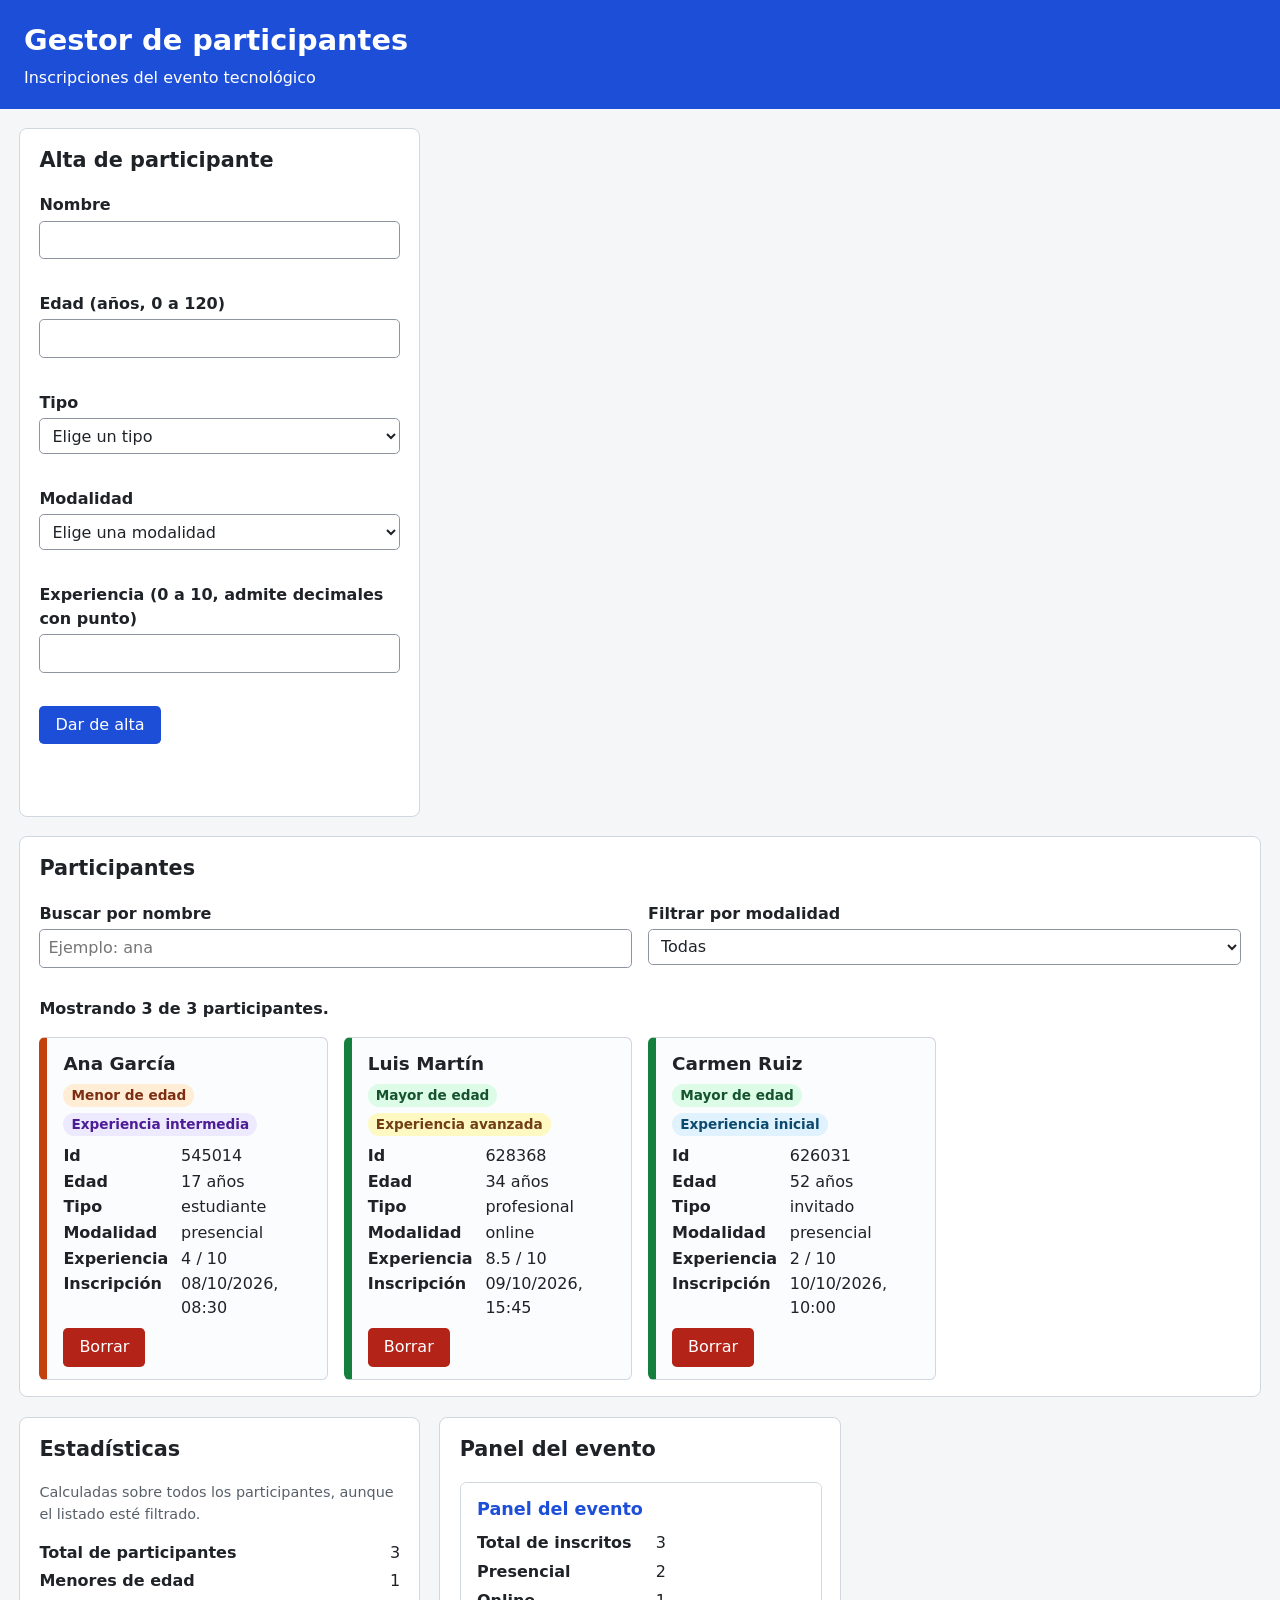
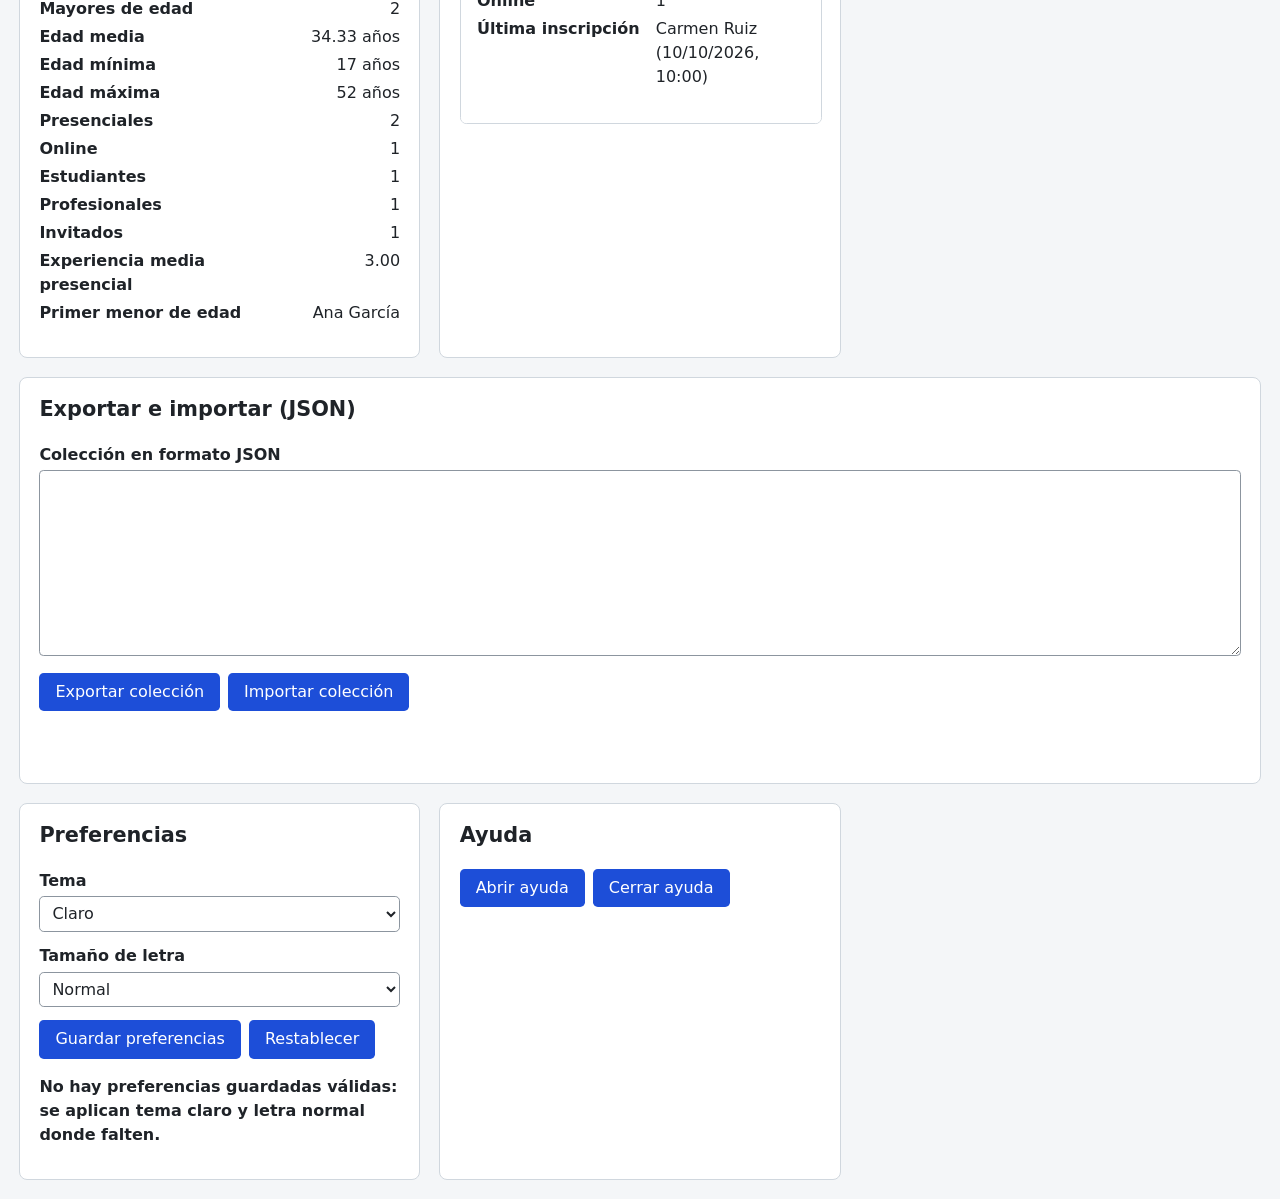
<file: index.html>
<!doctype html>
<html lang="es">
<head>
  <meta charset="utf-8">
  <link rel="icon" href="data:,">
  <meta name="viewport" content="width=device-width, initial-scale=1.0">
  <title>Gestor de participantes del evento</title>
  <link rel="stylesheet" href="css/estilos.css">
  <!-- defer: se descargan en paralelo y se ejecutan en orden cuando el DOM ya existe -->
  <script src="js/logica.js" defer></script>
  <script src="js/cookies.js" defer></script>
  <script src="js/app.js" defer></script>
</head>
<body>
  <header class="cabecera">
    <h1>Gestor de participantes</h1>
    <p>Inscripciones del evento tecnológico</p>
  </header>

  <main class="contenido">

    <!-- ========== ALTA ========== -->
    <section class="bloque" aria-labelledby="titulo-alta">
      <h2 id="titulo-alta">Alta de participante</h2>

      <div id="resumen-errores" class="resumen-errores oculto" role="alert">
        <p>Revisa los siguientes datos:</p>
        <ul id="lista-errores"></ul>
      </div>

      <form id="form-alta" novalidate>
        <div class="campo">
          <label for="nombre">Nombre</label>
          <input id="nombre" name="nombre" type="text" maxlength="80" autocomplete="name"
                 aria-describedby="error-nombre">
          <p id="error-nombre" class="error-campo" aria-live="polite"></p>
        </div>

        <div class="campo">
          <label for="edad">Edad (años, 0 a 120)</label>
          <input id="edad" name="edad" type="text" inputmode="numeric" aria-describedby="error-edad">
          <p id="error-edad" class="error-campo" aria-live="polite"></p>
        </div>

        <div class="campo">
          <label for="tipo">Tipo</label>
          <select id="tipo" name="tipo" aria-describedby="error-tipo">
            <option value="">Elige un tipo</option>
            <option value="estudiante">Estudiante</option>
            <option value="profesional">Profesional</option>
            <option value="invitado">Invitado</option>
          </select>
          <p id="error-tipo" class="error-campo" aria-live="polite"></p>
        </div>

        <div class="campo">
          <label for="modalidad">Modalidad</label>
          <select id="modalidad" name="modalidad" aria-describedby="error-modalidad">
            <option value="">Elige una modalidad</option>
            <option value="presencial">Presencial</option>
            <option value="online">Online</option>
          </select>
          <p id="error-modalidad" class="error-campo" aria-live="polite"></p>
        </div>

        <div class="campo">
          <label for="experiencia">Experiencia (0 a 10, admite decimales con punto)</label>
          <input id="experiencia" name="experiencia" type="text" inputmode="decimal"
                 aria-describedby="error-experiencia">
          <p id="error-experiencia" class="error-campo" aria-live="polite"></p>
        </div>

        <button type="submit">Dar de alta</button>
      </form>
      <p id="mensaje-alta" class="mensaje" role="status"></p>
    </section>

    <!-- ========== LISTADO ========== -->
    <section class="bloque bloque-ancho" aria-labelledby="titulo-listado">
      <h2 id="titulo-listado">Participantes</h2>

      <div class="filtros">
        <div class="campo">
          <label for="busqueda">Buscar por nombre</label>
          <input id="busqueda" type="search" placeholder="Ejemplo: ana">
        </div>
        <div class="campo">
          <label for="filtro-modalidad">Filtrar por modalidad</label>
          <select id="filtro-modalidad">
            <option value="todas">Todas</option>
            <option value="presencial">Presencial</option>
            <option value="online">Online</option>
          </select>
        </div>
      </div>

      <p id="mensaje-lista" class="mensaje" role="status"></p>
      <div id="lista-participantes" class="lista-tarjetas" aria-label="Tarjetas de participantes"></div>
    </section>

    <!-- ========== ESTADÍSTICAS ========== -->
    <section class="bloque" id="estadisticas" aria-labelledby="titulo-estadisticas">
      <h2 id="titulo-estadisticas">Estadísticas</h2>
      <p class="nota">Calculadas sobre todos los participantes, aunque el listado esté filtrado.</p>
      <dl class="datos-estadisticas">
        <dt>Total de participantes</dt><dd id="est-total"></dd>
        <dt>Menores de edad</dt><dd id="est-menores"></dd>
        <dt>Mayores de edad</dt><dd id="est-mayores"></dd>
        <dt>Edad media</dt><dd id="est-edad-media"></dd>
        <dt>Edad mínima</dt><dd id="est-edad-minima"></dd>
        <dt>Edad máxima</dt><dd id="est-edad-maxima"></dd>
        <dt>Presenciales</dt><dd id="est-presencial"></dd>
        <dt>Online</dt><dd id="est-online"></dd>
        <dt>Estudiantes</dt><dd id="est-estudiante"></dd>
        <dt>Profesionales</dt><dd id="est-profesional"></dd>
        <dt>Invitados</dt><dd id="est-invitado"></dd>
        <dt>Experiencia media presencial</dt><dd id="est-experiencia"></dd>
        <dt>Primer menor de edad</dt><dd id="est-primer-menor"></dd>
      </dl>
    </section>

    <!-- ========== PANEL IFRAME ========== -->
    <section class="bloque" aria-labelledby="titulo-panel">
      <h2 id="titulo-panel">Panel del evento</h2>
      <!-- El src se asigna desde app.js después de instalar el receptor de mensajes -->
      <iframe id="panel-evento" class="marco-panel"
              title="Panel del evento: total de inscritos, modalidades y última inscripción"></iframe>
    </section>

    <!-- ========== JSON ========== -->
    <section class="bloque bloque-ancho" aria-labelledby="titulo-json">
      <h2 id="titulo-json">Exportar e importar (JSON)</h2>
      <label for="area-json">Colección en formato JSON</label>
      <textarea id="area-json" rows="8" spellcheck="false"></textarea>
      <div class="botones">
        <button id="boton-exportar" type="button">Exportar colección</button>
        <button id="boton-importar" type="button">Importar colección</button>
      </div>
      <p id="mensaje-json" class="mensaje" role="status"></p>
    </section>

    <!-- ========== PREFERENCIAS ========== -->
    <section class="bloque" aria-labelledby="titulo-preferencias">
      <h2 id="titulo-preferencias">Preferencias</h2>
      <form id="form-preferencias">
        <div class="campo">
          <label for="pref-tema">Tema</label>
          <select id="pref-tema">
            <option value="claro">Claro</option>
            <option value="oscuro">Oscuro</option>
          </select>
        </div>
        <div class="campo">
          <label for="pref-tamano">Tamaño de letra</label>
          <select id="pref-tamano">
            <option value="normal">Normal</option>
            <option value="grande">Grande</option>
          </select>
        </div>
        <div class="botones">
          <button type="submit">Guardar preferencias</button>
          <button id="boton-restablecer" type="button">Restablecer</button>
        </div>
      </form>
      <p id="estado-preferencias" class="mensaje" role="status"></p>
    </section>

    <!-- ========== AYUDA ========== -->
    <section class="bloque" aria-labelledby="titulo-ayuda">
      <h2 id="titulo-ayuda">Ayuda</h2>
      <div class="botones">
        <button id="boton-abrir-ayuda" type="button">Abrir ayuda</button>
        <button id="boton-cerrar-ayuda" type="button">Cerrar ayuda</button>
      </div>
      <p id="estado-ayuda" class="mensaje" role="status"></p>
    </section>

  </main>
</body>
</html>
</file>
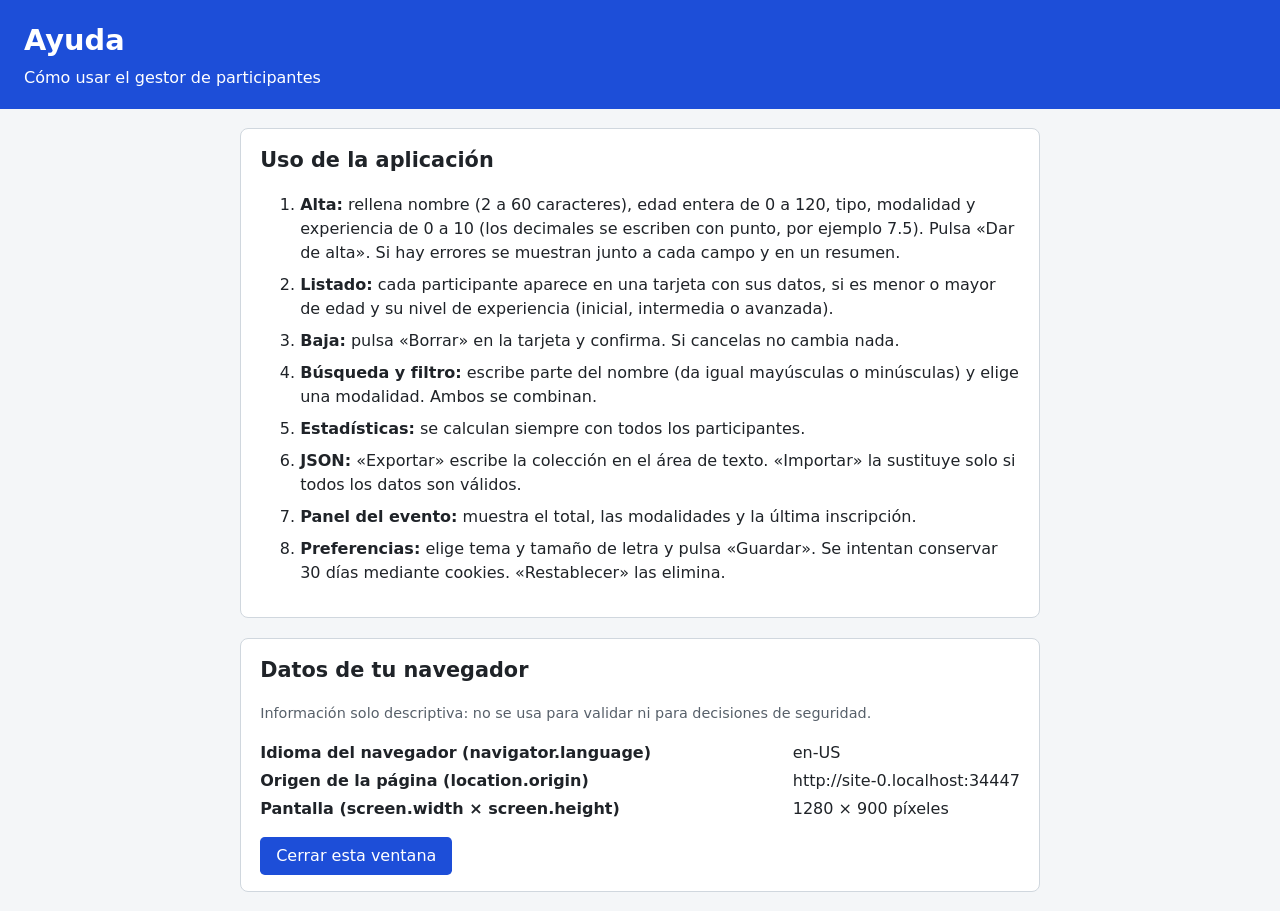
<file: ayuda.html>
<!doctype html>
<html lang="es">
<head>
  <meta charset="utf-8">
  <link rel="icon" href="data:,">
  <meta name="viewport" content="width=device-width, initial-scale=1.0">
  <title>Ayuda del gestor de participantes</title>
  <link rel="stylesheet" href="css/estilos.css">
  <script src="js/ayuda.js" defer></script>
</head>
<body>
  <header class="cabecera">
    <h1>Ayuda</h1>
    <p>Cómo usar el gestor de participantes</p>
  </header>

  <main class="contenido contenido-ayuda">
    <section class="bloque bloque-ancho">
      <h2>Uso de la aplicación</h2>
      <ol>
        <li><strong>Alta:</strong> rellena nombre (2 a 60 caracteres), edad entera de 0 a 120, tipo,
          modalidad y experiencia de 0 a 10 (los decimales se escriben con punto, por ejemplo 7.5).
          Pulsa «Dar de alta». Si hay errores se muestran junto a cada campo y en un resumen.</li>
        <li><strong>Listado:</strong> cada participante aparece en una tarjeta con sus datos, si es menor
          o mayor de edad y su nivel de experiencia (inicial, intermedia o avanzada).</li>
        <li><strong>Baja:</strong> pulsa «Borrar» en la tarjeta y confirma. Si cancelas no cambia nada.</li>
        <li><strong>Búsqueda y filtro:</strong> escribe parte del nombre (da igual mayúsculas o minúsculas)
          y elige una modalidad. Ambos se combinan.</li>
        <li><strong>Estadísticas:</strong> se calculan siempre con todos los participantes.</li>
        <li><strong>JSON:</strong> «Exportar» escribe la colección en el área de texto. «Importar» la
          sustituye solo si todos los datos son válidos.</li>
        <li><strong>Panel del evento:</strong> muestra el total, las modalidades y la última inscripción.</li>
        <li><strong>Preferencias:</strong> elige tema y tamaño de letra y pulsa «Guardar». Se intentan
          conservar 30 días mediante cookies. «Restablecer» las elimina.</li>
      </ol>
    </section>

    <section class="bloque bloque-ancho">
      <h2>Datos de tu navegador</h2>
      <p class="nota">Información solo descriptiva: no se usa para validar ni para decisiones de seguridad.</p>
      <dl id="datos-navegador" class="datos-estadisticas"></dl>
      <button id="boton-cerrar" type="button">Cerrar esta ventana</button>
    </section>
  </main>
</body>
</html>
</file>
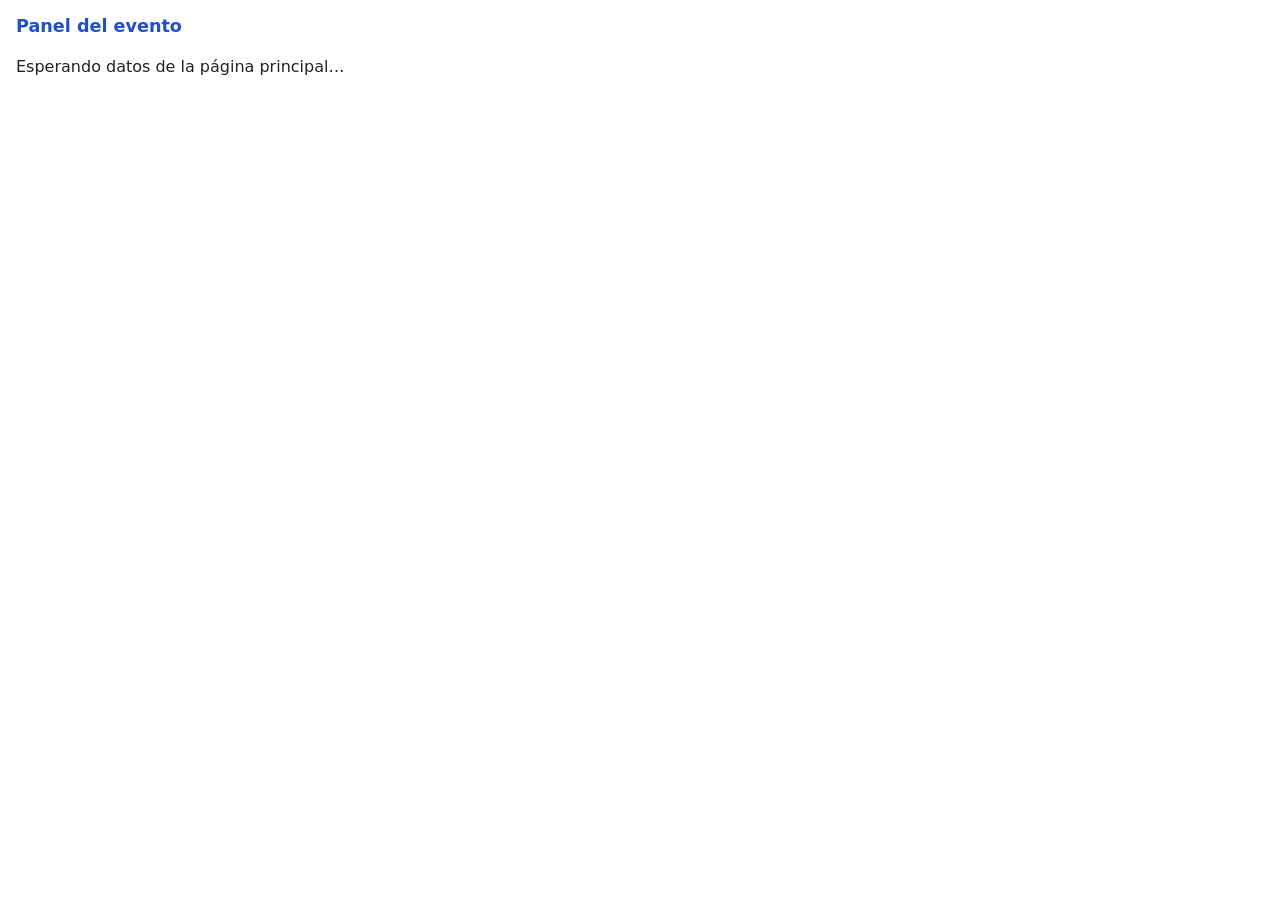
<file: panel.html>
<!doctype html>
<html lang="es">
<head>
  <meta charset="utf-8">
  <link rel="icon" href="data:,">
  <meta name="viewport" content="width=device-width, initial-scale=1.0">
  <title>Panel del evento</title>
  <link rel="stylesheet" href="css/panel.css">
  <!-- logica.js se reutiliza para validar y formatear la fecha -->
  <script src="js/logica.js" defer></script>
  <script src="js/panel.js" defer></script>
</head>
<body>
  <h1>Panel del evento</h1>
  <div id="resumen" aria-live="polite">
    <p>Esperando datos de la página principal…</p>
  </div>
</body>
</html>
</file>
<file: css/estilos.css>
/* =====================================================================
   estilos.css — presentación de la página principal y de la ayuda
   ===================================================================== */

body {
  margin: 0;
  font-family: system-ui, sans-serif;
  font-size: 1rem;
  line-height: 1.5;
  color: #1f2328;
  background: #f4f6f8;
}

/* Preferencias aplicadas desde JavaScript con classList.toggle */
body.letra-grande { font-size: 1.25rem; }
body.tema-oscuro { color: #e8eaed; background: #16181c; }

.cabecera {
  padding: 1.2em 1.5em;
  background: #1d4ed8;
  color: #ffffff;
}
.cabecera h1 { margin: 0; font-size: 1.8em; }
.cabecera p { margin: 0.2em 0 0; }

.contenido {
  display: grid;
  grid-template-columns: repeat(auto-fit, minmax(20em, 1fr));
  gap: 1.2em;
  padding: 1.2em;
  max-width: 80em;
  margin: 0 auto;
}

.bloque {
  background: #ffffff;
  border: 1px solid #d0d7de;
  border-radius: 0.5em;
  padding: 1em 1.2em;
}
.bloque-ancho { grid-column: 1 / -1; }
body.tema-oscuro .bloque { background: #22262c; border-color: #3a4048; }

h2 { margin-top: 0; font-size: 1.3em; }

/* ---------- Formularios ---------- */
.campo { margin-bottom: 0.8em; }
label { display: block; font-weight: 600; margin-bottom: 0.2em; }

input, select, textarea, button { font: inherit; }

input, select, textarea {
  width: 100%;
  box-sizing: border-box;
  padding: 0.4em 0.5em;
  border: 1px solid #8c959f;
  border-radius: 0.3em;
  background: #ffffff;
  color: #1f2328;
}
body.tema-oscuro input,
body.tema-oscuro select,
body.tema-oscuro textarea { background: #16181c; color: #e8eaed; border-color: #5c6570; }

textarea { font-family: ui-monospace, monospace; font-size: 0.9em; }

input[aria-invalid="true"],
select[aria-invalid="true"] { border: 2px solid #b42318; }

button {
  padding: 0.45em 1em;
  border: none;
  border-radius: 0.3em;
  background: #1d4ed8;
  color: #ffffff;
  cursor: pointer;
}
button:hover { background: #1e40af; }
button:focus-visible, input:focus-visible, select:focus-visible, textarea:focus-visible {
  outline: 3px solid #f59e0b;
  outline-offset: 2px;
}

.botones { display: flex; flex-wrap: wrap; gap: 0.5em; margin-top: 0.6em; }

.error-campo { margin: 0.2em 0 0; color: #b42318; font-size: 0.9em; min-height: 1.2em; }
body.tema-oscuro .error-campo { color: #ff8a80; }

.resumen-errores {
  border: 2px solid #b42318;
  background: #fdecea;
  color: #7a1a12;
  border-radius: 0.4em;
  padding: 0.5em 1em;
  margin-bottom: 1em;
}
.resumen-errores p { margin: 0; font-weight: 600; }
.oculto { display: none; }

.mensaje { min-height: 1.5em; font-weight: 600; }
.mensaje.error { color: #b42318; }
body.tema-oscuro .mensaje.error { color: #ff8a80; }

.nota { font-size: 0.9em; color: #57606a; }
body.tema-oscuro .nota { color: #a8b1bb; }

/* ---------- Listado ---------- */
.filtros {
  display: grid;
  grid-template-columns: repeat(auto-fit, minmax(14em, 1fr));
  gap: 1em;
}

.lista-tarjetas {
  display: grid;
  grid-template-columns: repeat(auto-fill, minmax(16em, 1fr));
  gap: 1em;
}

.tarjeta {
  border: 1px solid #d0d7de;
  border-left-width: 0.5em;
  border-radius: 0.4em;
  padding: 0.8em 1em;
  background: #fbfcfd;
}
body.tema-oscuro .tarjeta { background: #1b1e23; border-color: #3a4048; }

/* El estado menor/mayor se representa con la clase de la tarjeta */
.tarjeta.menor { border-left-color: #c2410c; }
.tarjeta.mayor { border-left-color: #15803d; }

.tarjeta h3 { margin: 0 0 0.3em; font-size: 1.15em; }
.tarjeta dl {
  display: grid;
  grid-template-columns: auto 1fr;
  gap: 0.1em 0.8em;
  margin: 0.5em 0;
}
.tarjeta dt { font-weight: 600; }
.tarjeta dd { margin: 0; }

.etiquetas { display: flex; flex-wrap: wrap; gap: 0.4em; margin: 0; }
.etiqueta {
  display: inline-block;
  padding: 0.1em 0.6em;
  border-radius: 1em;
  font-size: 0.85em;
  font-weight: 600;
}
.etiqueta-menor { background: #ffedd5; color: #7c2d12; }
.etiqueta-mayor { background: #dcfce7; color: #14532d; }
.etiqueta-inicial { background: #e0f2fe; color: #0c4a6e; }
.etiqueta-intermedia { background: #ede9fe; color: #4c1d95; }
.etiqueta-avanzada { background: #fef9c3; color: #713f12; }

.boton-borrar { background: #b42318; }
.boton-borrar:hover { background: #8f1c13; }

/* ---------- Estadísticas ---------- */
.datos-estadisticas {
  display: grid;
  grid-template-columns: 1fr auto;
  gap: 0.25em 1em;
}
.datos-estadisticas dt { font-weight: 600; }
.datos-estadisticas dd { margin: 0; text-align: right; }

/* ---------- Panel ---------- */
.marco-panel {
  width: 100%;
  min-height: 15em;
  border: 1px solid #d0d7de;
  border-radius: 0.4em;
  background: #ffffff;
}

/* ---------- Ayuda ---------- */
.contenido-ayuda { grid-template-columns: 1fr; max-width: 50em; }
.contenido-ayuda li { margin-bottom: 0.5em; }
.contenido-ayuda .datos-estadisticas dd { text-align: left; }
</file>
<file: css/panel.css>
/* panel.css — estilos del documento incrustado en el iframe */

body {
  margin: 0;
  padding: 0.8em 1em;
  font-family: system-ui, sans-serif;
  line-height: 1.5;
  color: #1f2328;
  background: #ffffff;
}

h1 { margin: 0 0 0.5em; font-size: 1.1em; color: #1d4ed8; }

dl {
  display: grid;
  grid-template-columns: auto 1fr;
  gap: 0.3em 1em;
  margin: 0;
}
dt { font-weight: 600; }
dd { margin: 0; }

.vacio {
  margin: 0;
  padding: 0.6em;
  border: 1px dashed #8c959f;
  border-radius: 0.4em;
  text-align: center;
  font-weight: 600;
  color: #57606a;
}
</file>
